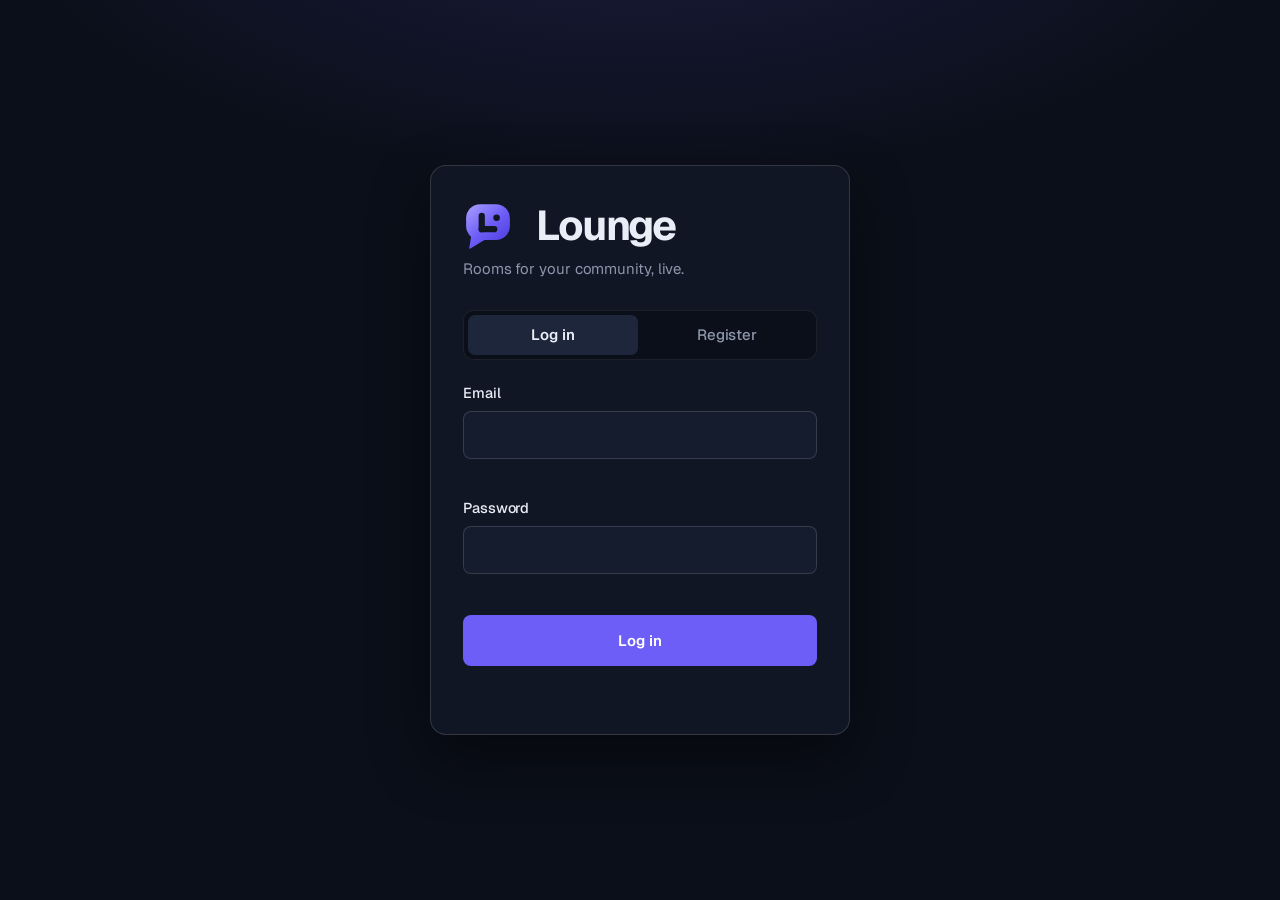
<file: index.html>
<!DOCTYPE html>
<html lang="en">
<head>
  <meta charset="utf-8">
  <meta name="viewport" content="width=device-width, initial-scale=1">
  <title>Lounge – Log in or register</title>
  <meta name="description" content="Lounge is a real-time community chat with topic rooms.">
  <link rel="preconnect" href="https://fonts.googleapis.com">
  <link href="https://fonts.googleapis.com/css2?family=Geist:wght@400;500;600;700&display=swap" rel="stylesheet">
  <link rel="icon" type="image/svg+xml" href="img/favicon.svg">
  <meta name="theme-color" content="#0B0F19">
  <link rel="stylesheet" href="css/style.css">
</head>
<body class="auth-page">

  <main class="auth-card">
    <h1 class="brand"><img class="brand-logo" src="img/logo.svg" alt="" width="40" height="40"><span>Lounge</span></h1>
    <p class="lede">Rooms for your community, live.</p>

    <div class="tabs" role="tablist" aria-label="Log in or register">
      <button type="button" class="tab" role="tab" data-mode="login" aria-selected="true">Log in</button>
      <button type="button" class="tab" role="tab" data-mode="register" aria-selected="false">Register</button>
    </div>

    <form id="auth-form" novalidate>
      <div class="field" id="username-field" hidden>
        <label for="username">Username</label>
        <input id="username" name="username" type="text" maxlength="15" autocomplete="username" spellcheck="false" autocapitalize="none">
        <p class="field-error" id="username-error"></p>
      </div>

      <div class="field">
        <label for="email">Email</label>
        <input id="email" name="email" type="email" autocomplete="email" spellcheck="false" autocapitalize="none">
        <p class="field-error" id="email-error"></p>
      </div>

      <div class="field">
        <label for="password">Password</label>
        <input id="password" name="password" type="password" autocomplete="current-password">
        <p class="field-error" id="password-error"></p>
      </div>

      <button type="submit" id="submit-btn" class="btn btn-primary">Log in</button>
      <p class="form-message" id="form-message" role="alert"></p>
    </form>
  </main>

  <script type="module" src="js/auth-page.js"></script>
</body>
</html>
</file>
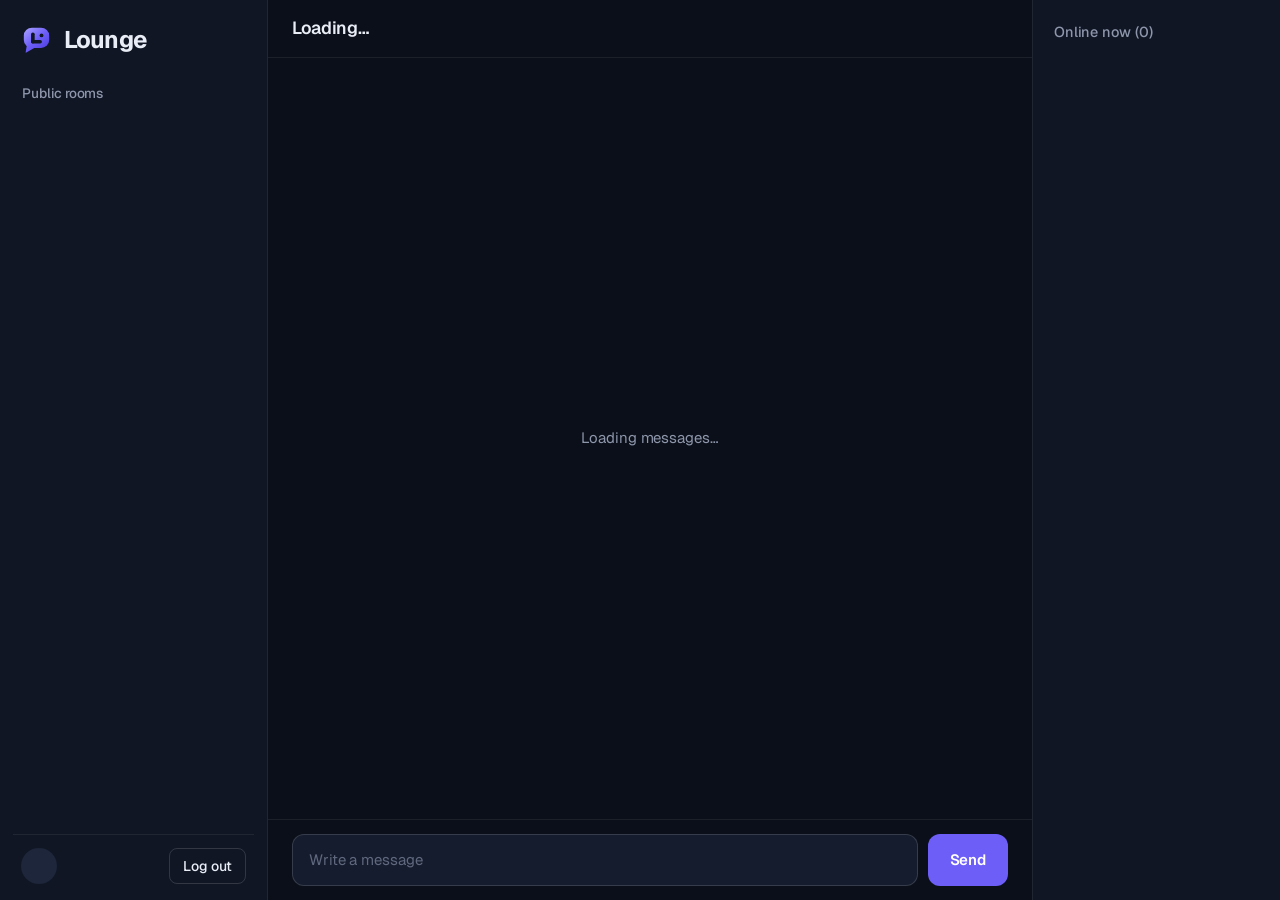
<file: chat.html>
<!DOCTYPE html>
<html lang="en">
<head>
  <meta charset="utf-8">
  <meta name="viewport" content="width=device-width, initial-scale=1">
  <title>Lounge – Chat</title>
  <link rel="preconnect" href="https://fonts.googleapis.com">
  <link rel="preconnect" href="https://fonts.gstatic.com" crossorigin>
  <link href="https://fonts.googleapis.com/css2?family=Geist:wght@400;500;600;700&display=swap" rel="stylesheet">
  <link rel="icon" type="image/svg+xml" href="img/favicon.svg">
  <meta name="theme-color" content="#0B0F19">
  <link rel="stylesheet" href="css/style.css">
</head>
<body>

  <div class="app">

    <!-- LEFT: rooms + current user -->
    <aside class="sidebar" aria-label="Rooms">
      <h1 class="brand"><img class="brand-logo" src="img/logo.svg" alt="" width="40" height="40"><span>Lounge</span></h1>
      <div class="side-head">
        <span>Public rooms</span>
        <button type="button" class="btn btn-ghost icon-btn" id="new-room-btn" hidden aria-label="Create a public room" title="Create a public room (admin only)">+</button>
      </div>
      <nav aria-label="Room list">
        <ul class="room-list" id="room-list"></ul>
      </nav>
      <section class="invite-box" id="invite-section" hidden aria-label="Invitations">
        <h3>Invitations</h3>
        <ul id="invite-list"></ul>
      </section>
      <div class="me">
        <button type="button" class="avatar avatar-btn" id="me-avatar" aria-label="Edit profile photo" title="Edit profile"></button>
        <div class="me-text">
          <strong id="me-name"></strong>
          <small id="me-role"></small>
        </div>
        <button type="button" class="btn btn-ghost btn-sm" id="logout-btn">Log out</button>
      </div>
    </aside>

    <!-- MIDDLE: messages -->
    <main class="chat">
      <header class="chat-head">
        <button type="button" class="btn btn-ghost icon-btn" id="menu-btn" aria-label="Show rooms">☰</button>
        <div class="chat-title">
          <h2 id="room-title">Loading…</h2>
          <p id="room-desc"></p>
        </div>
        <button type="button" class="btn btn-ghost btn-sm" id="members-btn" hidden>Members</button>
        <button type="button" class="btn btn-ghost btn-sm" id="admin-btn" hidden>Admin</button>
        <button type="button" class="btn btn-ghost btn-sm" id="people-btn">
          Online (<span class="online-count">0</span>)
        </button>
      </header>

      <div class="feed" id="feed" role="log" aria-live="polite" aria-label="Messages">
        <p class="empty">Loading messages…</p>
      </div>

      <form class="composer" id="composer" autocomplete="off">
        <input id="message-input" type="text" maxlength="1000" placeholder="Write a message" aria-label="Message" required>
        <button type="submit" class="btn btn-primary" id="send-btn">Send</button>
      </form>
    </main>

    <!-- RIGHT: who is online -->
    <aside class="roster" aria-label="Online users">
      <h3>Online now (<span class="online-count">0</span>)</h3>
      <ul id="roster-list"></ul>
    </aside>

  </div>

  <!-- Dark overlay behind the drawers on phones -->
  <div class="scrim" id="scrim"></div>

  <!-- Create-room dialog -->
  <dialog class="dialog" id="room-dialog" aria-labelledby="room-dialog-title">
    <form id="room-form" novalidate>
      <h2 id="room-dialog-title">Create a room</h2>
      <p class="hint" id="room-dialog-hint"></p>
      <div class="field">
        <label for="room-name">Name</label>
        <input id="room-name" maxlength="24" placeholder="study-group" autocomplete="off" spellcheck="false">
      </div>
      <div class="field">
        <label for="room-desc-input">Description <span class="optional">(optional)</span></label>
        <input id="room-desc-input" maxlength="80" placeholder="What is this room for?" autocomplete="off">
      </div>
      <p class="field-error" id="room-error" role="alert"></p>
      <div class="dialog-actions">
        <button type="button" class="btn btn-ghost" id="room-cancel">Cancel</button>
        <button type="submit" class="btn btn-primary" id="room-submit">Create room</button>
      </div>
    </form>
  </dialog>

  <!-- Profile photo dialog -->
  <dialog class="dialog" id="profile-dialog" aria-labelledby="profile-title">
    <h2 id="profile-title">Your profile</h2>
    <p class="hint">Your photo shows next to your messages.</p>
    <div class="profile-row">
      <span class="avatar avatar-lg" id="profile-avatar"></span>
      <div>
        <strong id="profile-name"></strong>
        <p class="hint" id="profile-role"></p>
      </div>
    </div>
    <input type="file" id="avatar-file" accept="image/png,image/jpeg,image/webp,image/gif" hidden>
    <p class="field-error" id="profile-error" role="alert"></p>
    <div class="dialog-actions">
      <button type="button" class="btn btn-ghost" id="avatar-remove">Remove photo</button>
      <button type="button" class="btn btn-primary" id="avatar-change">Upload photo</button>
      <button type="button" class="btn btn-ghost" id="profile-close">Close</button>
    </div>
  </dialog>

  <!-- Admin tools dialog -->
  <dialog class="dialog" id="admin-dialog" aria-labelledby="admin-title">
    <h2 id="admin-title">Admin tools</h2>
    <p class="hint">These actions permanently delete messages for everyone.</p>
    <div class="danger-box">
      <div>
        <strong>Clear <span id="clear-room-name"></span></strong>
        <p class="hint">Deletes every message in this room.</p>
      </div>
      <button type="button" class="btn btn-danger btn-sm" id="clear-room-btn">Clear room</button>
    </div>
    <div class="danger-box column">
      <div>
        <strong>Reset entire chat</strong>
        <p class="hint">Deletes all messages in all public rooms. Rooms, private groups and accounts stay.</p>
      </div>
      <div class="reset-row">
        <input id="reset-confirm" placeholder="Type RESET to confirm" autocomplete="off" aria-label="Type RESET to confirm">
        <button type="button" class="btn btn-danger btn-sm" id="reset-btn" disabled>Reset all</button>
      </div>
    </div>
    <p class="field-error" id="admin-error" role="alert"></p>
    <div class="dialog-actions">
      <button type="button" class="btn btn-ghost" id="admin-close">Close</button>
    </div>
  </dialog>

  <!-- Private group members + invitations -->
  <dialog class="dialog" id="members-dialog" aria-labelledby="members-title">
    <h2 id="members-title">Members</h2>
    <p class="hint">People in this private group.</p>
    <ul id="member-list"></ul>
    <form id="invite-form" novalidate>
      <div class="field">
        <label for="invite-username">Invite by username</label>
        <input id="invite-username" placeholder="exact username" autocomplete="off" spellcheck="false" autocapitalize="none">
      </div>
      <p class="field-error" id="invite-error" role="alert"></p>
      <button type="submit" class="btn btn-primary btn-sm">Send invitation</button>
    </form>
    <div class="dialog-actions">
      <button type="button" class="btn btn-ghost" id="members-close">Close</button>
    </div>
  </dialog>

  <script type="module" src="js/chat.js"></script>
</body>
</html>
</file>
<file: css/style.css>
/* =====================================================================
   style.css – Lounge (dark-first)
   1 Tokens · 2 Base · 3 Buttons/forms · 4 Login · 5 Layout · 6 Sidebar
   7 Chat · 8 Messages · 9 Roster · 10 Dialog & toasts · 11 Mobile
   ===================================================================== */

/* ---------- 1. TOKENS ---------- */
:root {
  color-scheme: dark;
  --bg: #0B0F19;          /* page + message area */
  --s1: #101624;          /* sidebars */
  --s2: #151C2D;          /* cards, inputs */
  --s3: #1D263A;          /* hover, raised */
  --line: rgba(255, 255, 255, 0.07);
  --line-2: rgba(255, 255, 255, 0.14);
  --ink: #E9EDF6;
  --muted: #8D96AB;
  --faint: #5F687E;
  --accent: #6D5EF8;      /* the ONE accent: actions, active states */
  --accent-hi: #8276FA;
  --accent-soft: rgba(109, 94, 248, 0.16);
  --accent-line: rgba(109, 94, 248, 0.38);
  --on-accent: #ffffff;
  --danger: #FF7A85;
  --r: 12px;
  --r-sm: 8px;
  --font: 'Geist', system-ui, -apple-system, 'Segoe UI', sans-serif;
  --side-w: 268px;
  --roster-w: 248px;
}

/* ---------- 2. BASE ---------- */
*, *::before, *::after { box-sizing: border-box; }
html, body { height: 100%; margin: 0; }
body { font-family: var(--font); font-size: 15px; line-height: 1.6; letter-spacing: -0.006em; color: var(--ink); background: var(--bg); -webkit-font-smoothing: antialiased; }
h1, h2, h3, p { margin: 0; }
ul { list-style: none; margin: 0; padding: 0; }
button, input { font: inherit; color: inherit; letter-spacing: inherit; }
button { cursor: pointer; }
[hidden] { display: none !important; }
:focus-visible { outline: 2px solid var(--accent-hi); outline-offset: 2px; }
::selection { background: var(--accent-soft); }
.brand { display: flex; align-items: center; gap: 0.55em; font-weight: 700; letter-spacing: -0.04em; }
.brand-logo { flex: none; width: 1.2em; height: 1.2em; }
* { scrollbar-width: thin; scrollbar-color: var(--s3) transparent; }

/* ---------- 3. BUTTONS & FORMS ---------- */
.btn { border: 1px solid transparent; border-radius: var(--r-sm); padding: 0.6rem 1.1rem; font-weight: 600; background: none; transition: background 0.15s, border-color 0.15s, opacity 0.15s; }
.btn:disabled { opacity: 0.5; cursor: not-allowed; }
.btn-primary { background: var(--accent); color: var(--on-accent); }
.btn-primary:hover:not(:disabled) { background: var(--accent-hi); }
.btn-ghost { border-color: var(--line-2); color: var(--ink); font-weight: 500; }
.btn-ghost:hover:not(:disabled) { background: var(--s3); }
.btn-sm { padding: 0.35rem 0.8rem; font-size: 0.875rem; }
.icon-btn { padding: 0.3rem 0.65rem; font-size: 1.1rem; line-height: 1.2; }

.field { margin-bottom: 1rem; }
.field label { display: block; font-weight: 500; font-size: 0.9rem; margin-bottom: 0.35rem; }
.optional { color: var(--faint); font-weight: 400; }
.field input { display: block; width: 100%; padding: 0.7rem 0.85rem; border: 1px solid var(--line-2); border-radius: var(--r-sm); background: var(--s2); transition: border-color 0.15s, box-shadow 0.15s; }
.field input::placeholder, .composer input::placeholder { color: var(--faint); }
.field input:focus { outline: none; border-color: var(--accent); box-shadow: 0 0 0 3px var(--accent-soft); }
.field input[aria-invalid="true"] { border-color: var(--danger); }
.field-error { color: var(--danger); font-size: 0.85rem; min-height: 1.3em; margin-top: 0.25rem; }
.form-message { min-height: 1.4em; margin-top: 0.8rem; font-size: 0.9rem; color: var(--danger); }
.form-message.success { color: var(--ink); }

/* ---------- 4. LOGIN / REGISTER ---------- */
.auth-page { display: grid; place-items: center; padding: 1rem; min-height: 100vh; min-height: 100dvh; height: auto; background: radial-gradient(60rem 28rem at 50% -8rem, rgba(109, 94, 248, 0.17), transparent 70%), var(--bg); }
.auth-card { width: min(100%, 420px); background: var(--s1); border: 1px solid var(--line-2); border-radius: 16px; padding: 2.2rem 2rem; box-shadow: 0 24px 60px rgba(0, 0, 0, 0.45); }
.auth-card .brand { font-size: 2.6rem; line-height: 1.1; }
.auth-card .lede { color: var(--muted); margin: 0.4rem 0 1.8rem; }
.tabs { display: flex; gap: 0.25rem; padding: 0.25rem; margin-bottom: 1.4rem; background: var(--bg); border: 1px solid var(--line); border-radius: 10px; }
.tab { flex: 1; background: none; border: 0; border-radius: 7px; padding: 0.5rem; color: var(--muted); font-weight: 500; transition: background 0.15s, color 0.15s; }
.tab[aria-selected="true"] { background: var(--s3); color: var(--ink); font-weight: 600; }
#auth-form .btn-primary { width: 100%; padding: 0.8rem; margin-top: 0.2rem; }

/* ---------- 5. LAYOUT ---------- */
.app { display: grid; grid-template-columns: var(--side-w) minmax(0, 1fr) var(--roster-w); height: 100vh; height: 100dvh; }

/* ---------- 6. SIDEBAR ---------- */
.sidebar { background: var(--s1); border-right: 1px solid var(--line); display: flex; flex-direction: column; padding: 1.3rem 0.8rem 1rem; min-height: 0; }
.sidebar .brand { font-size: 1.5rem; padding: 0 0.6rem; margin-bottom: 1.5rem; }
.side-head { display: flex; align-items: center; justify-content: space-between; padding: 0 0.4rem 0.4rem 0.6rem; color: var(--muted); font-size: 0.85rem; font-weight: 500; }
.side-head .btn { color: var(--muted); border-color: var(--line-2); }
.side-head .btn:hover { color: var(--ink); }
.room-list { flex: 1; overflow-y: auto; }
.room-btn { position: relative; display: flex; align-items: center; gap: 0.45rem; width: 100%; text-align: left; background: none; border: 0; color: var(--muted); padding: 0.5rem 0.7rem; border-radius: var(--r-sm); transition: background 0.12s, color 0.12s; }
.room-btn:hover { background: var(--s2); color: var(--ink); }
.room-btn[aria-current="true"] { background: var(--accent-soft); color: var(--ink); font-weight: 600; }
.room-btn[aria-current="true"]::before { content: ''; position: absolute; left: 0; top: 22%; bottom: 22%; width: 3px; border-radius: 3px; background: var(--accent); }
.room-hash { color: var(--faint); font-weight: 600; }
.room-btn[aria-current="true"] .room-hash { color: var(--accent-hi); }
.me { display: flex; align-items: center; gap: 0.65rem; padding: 0.8rem 0.5rem 0; margin-top: 0.8rem; border-top: 1px solid var(--line); }
.me-text { flex: 1; min-width: 0; line-height: 1.3; }
.me-text strong { display: block; font-weight: 600; overflow: hidden; text-overflow: ellipsis; white-space: nowrap; }
.me-text small { color: var(--muted); font-size: 0.8rem; }

/* ---------- 7. CHAT ---------- */
.chat { display: flex; flex-direction: column; min-width: 0; min-height: 0; background: var(--bg); }
.chat-head { display: flex; align-items: center; gap: 0.8rem; padding: 0.9rem 1.5rem; border-bottom: 1px solid var(--line); }
.chat-title { flex: 1; min-width: 0; }
.chat-title h2 { font-size: 1.1rem; font-weight: 600; letter-spacing: -0.02em; }
.chat-title p { color: var(--muted); font-size: 0.875rem; overflow: hidden; text-overflow: ellipsis; white-space: nowrap; }
#menu-btn, #people-btn { display: none; }
.feed { flex: 1; min-height: 0; overflow-y: auto; padding: 1.4rem 1.5rem; display: flex; flex-direction: column; gap: 0.85rem; }
.empty { margin: auto; text-align: center; color: var(--muted); max-width: 32ch; }
.composer { display: flex; gap: 0.6rem; padding: 0.9rem 1.5rem; padding-bottom: max(0.9rem, env(safe-area-inset-bottom)); border-top: 1px solid var(--line); }
.composer input { flex: 1; min-width: 0; padding: 0.8rem 1rem; border: 1px solid var(--line-2); border-radius: var(--r); background: var(--s2); transition: border-color 0.15s, box-shadow 0.15s; }
.composer input:focus { outline: none; border-color: var(--accent); box-shadow: 0 0 0 3px var(--accent-soft); }
.composer .btn { border-radius: var(--r); padding-inline: 1.3rem; }

/* ---------- 8. MESSAGES ---------- */
.avatar { flex: none; display: grid; place-items: center; width: 36px; height: 36px; border-radius: 50%; color: #fff; font-size: 0.78rem; font-weight: 600; background: var(--s3); }
.msg { display: flex; gap: 0.7rem; max-width: min(700px, 100%); align-items: flex-start; }
.msg.mine { align-self: flex-end; flex-direction: row-reverse; }
.msg-body { min-width: 0; padding: 0.6rem 0.9rem; background: var(--s2); border: 1px solid var(--line); border-radius: var(--r); border-top-left-radius: 4px; }
.msg.mine .msg-body { background: var(--accent-soft); border-color: var(--accent-line); border-top-left-radius: var(--r); border-top-right-radius: 4px; }
.msg-meta { display: flex; align-items: baseline; gap: 0.6rem; font-size: 0.9rem; }
.msg-meta strong { font-weight: 600; }
.msg-meta time { color: var(--muted); font-size: 0.78rem; }
.msg-text { margin-top: 0.1rem; overflow-wrap: anywhere; white-space: pre-wrap; }
.msg.gone .msg-body { background: transparent; border-style: dashed; border-color: var(--line-2); }
.msg.gone .msg-text { color: var(--faint); font-style: italic; }
.msg-remove { margin-left: auto; background: none; border: 0; padding: 0; color: var(--danger); font-size: 0.8rem; font-weight: 500; }
.msg-remove:hover { text-decoration: underline; }
@media (hover: hover) { .msg-remove { opacity: 0; } .msg:hover .msg-remove, .msg-remove:focus-visible { opacity: 1; } }
.day-divider { display: flex; align-items: center; gap: 0.9rem; color: var(--faint); font-size: 0.78rem; margin: 0.6rem 0 0.2rem; }
.day-divider::before, .day-divider::after { content: ''; flex: 1; height: 1px; background: var(--line); }

/* ---------- 9. ROSTER ---------- */
.roster { background: var(--s1); border-left: 1px solid var(--line); padding: 1.3rem 1rem; overflow-y: auto; min-height: 0; }
.roster h3 { font-size: 0.9rem; font-weight: 500; color: var(--muted); margin-bottom: 0.9rem; padding: 0 0.3rem; }
.roster-item { display: flex; align-items: center; gap: 0.6rem; padding: 0.4rem 0.3rem; font-size: 0.92rem; border-radius: var(--r-sm); }
.roster-name { min-width: 0; overflow: hidden; text-overflow: ellipsis; white-space: nowrap; }
.roster-room { margin-left: auto; color: var(--faint); font-size: 0.78rem; white-space: nowrap; }
.status-dot { flex: none; width: 8px; height: 8px; border-radius: 50%; background: var(--accent); box-shadow: 0 0 0 3px var(--accent-soft); }

/* ---------- 10. DIALOG & TOASTS ---------- */
.dialog { width: min(92vw, 420px); padding: 1.6rem; border: 1px solid var(--line-2); border-radius: 16px; background: var(--s1); color: var(--ink); box-shadow: 0 30px 80px rgba(0, 0, 0, 0.6); }
.dialog::backdrop { background: rgba(5, 8, 14, 0.72); backdrop-filter: blur(4px); }
.dialog h2 { font-size: 1.2rem; font-weight: 600; letter-spacing: -0.02em; }
.dialog .hint { color: var(--muted); font-size: 0.9rem; margin: 0.2rem 0 1.2rem; }
.dialog-actions { display: flex; justify-content: flex-end; gap: 0.6rem; margin-top: 0.4rem; }

#toasts { position: fixed; left: 50%; bottom: 1.2rem; transform: translateX(-50%); z-index: 50; display: grid; gap: 0.5rem; width: min(92vw, 380px); pointer-events: none; }
.toast { background: var(--s3); color: var(--ink); padding: 0.7rem 1rem; border: 1px solid var(--line-2); border-left: 4px solid var(--muted); border-radius: var(--r-sm); box-shadow: 0 12px 30px rgba(0, 0, 0, 0.5); font-size: 0.92rem; animation: toast-in 0.2s ease-out; }
.toast-success { border-left-color: var(--accent); }
.toast-error { border-left-color: var(--danger); }
@keyframes toast-in { from { opacity: 0; transform: translateY(8px); } to { opacity: 1; transform: none; } }

/* ---------- 11. MOBILE ---------- */
.scrim { display: none; }
@media (max-width: 900px) {
  .app { grid-template-columns: minmax(0, 1fr); }
  #menu-btn, #people-btn { display: inline-block; }
  .sidebar, .roster { position: fixed; top: 0; bottom: 0; z-index: 20; width: min(84vw, 310px); transition: transform 0.22s ease; box-shadow: 0 0 60px rgba(0, 0, 0, 0.6); }
  .sidebar { left: 0; transform: translateX(-105%); }
  .roster { right: 0; transform: translateX(105%); }
  body.show-sidebar .sidebar, body.show-roster .roster { transform: none; }
  body.show-sidebar .scrim, body.show-roster .scrim { display: block; position: fixed; inset: 0; z-index: 10; background: rgba(5, 8, 14, 0.6); }
  .chat-head, .feed, .composer { padding-left: 1rem; padding-right: 1rem; }
  .msg { max-width: 100%; }
}
@media (prefers-reduced-motion: reduce) { *, *::before, *::after { animation: none !important; transition: none !important; } }

/* ---------- Avatars with photos, profile & admin dialogs ---------- */
.avatar { overflow: hidden; }
.avatar img { width: 100%; height: 100%; object-fit: cover; display: block; }
.avatar-btn { border: 0; padding: 0; cursor: pointer; transition: box-shadow 0.15s; }
.avatar-btn:hover { box-shadow: 0 0 0 3px var(--accent-soft); }
.avatar-sm { width: 28px; height: 28px; font-size: 0.68rem; }
.avatar-lg { width: 88px; height: 88px; font-size: 1.7rem; }
.profile-row { display: flex; align-items: center; gap: 1rem; margin-bottom: 1rem; }
.profile-row .hint { margin: 0; }
.dialog-actions { flex-wrap: wrap; }
.btn-danger { background: rgba(255, 122, 133, 0.12); color: var(--danger); border-color: rgba(255, 122, 133, 0.4); }
.btn-danger:hover:not(:disabled) { background: rgba(255, 122, 133, 0.22); }
.danger-box { display: flex; align-items: center; justify-content: space-between; gap: 1rem; padding: 1rem; margin-bottom: 0.8rem; border: 1px solid var(--line-2); border-radius: var(--r); background: var(--s2); }
.danger-box .hint { margin: 0.1rem 0 0; }
.danger-box.column { flex-direction: column; align-items: stretch; }
.reset-row { display: flex; gap: 0.6rem; }
.reset-row input { flex: 1; min-width: 0; padding: 0.55rem 0.75rem; border: 1px solid var(--line-2); border-radius: var(--r-sm); background: var(--bg); }
.reset-row input:focus { outline: none; border-color: var(--danger); }
/* ---------- Delete-room button, private groups, invitations ---------- */
.sidebar nav { flex: 1; min-height: 0; overflow-y: auto; }
.room-item { position: relative; }
.room-item .room-btn { padding-right: 2.2rem; }
.room-del { position: absolute; right: 0.35rem; top: 50%; transform: translateY(-50%); width: 26px; height: 26px; border: 0; border-radius: 6px; background: none; color: var(--faint); font-size: 0.8rem; line-height: 1; }
.room-del:hover { background: rgba(255, 122, 133, 0.15); color: var(--danger); }
@media (hover: hover) { .room-del { opacity: 0; } .room-item:hover .room-del, .room-del:focus-visible { opacity: 1; } }
.room-section { display: flex; align-items: center; justify-content: space-between; margin-top: 1rem; padding: 0 0.4rem 0.4rem 0.6rem; color: var(--muted); font-size: 0.85rem; font-weight: 500; }
.room-section .btn { color: var(--muted); border-color: var(--line-2); }
.room-none { padding: 0.4rem 0.7rem; color: var(--faint); font-size: 0.85rem; }
.room-lock { margin-left: auto; font-size: 0.7rem; opacity: 0.7; }
.invite-box { margin-top: 0.6rem; padding: 0.8rem; border: 1px solid var(--accent-line); border-radius: var(--r); background: var(--accent-soft); }
.invite-box h3 { font-size: 0.85rem; font-weight: 600; margin-bottom: 0.5rem; }
.invite { font-size: 0.88rem; }
.invite + .invite { margin-top: 0.7rem; padding-top: 0.7rem; border-top: 1px solid var(--line); }
.invite-actions { display: flex; gap: 0.5rem; margin-top: 0.5rem; }
#member-list { max-height: 220px; overflow-y: auto; margin-bottom: 1rem; }
</file>
